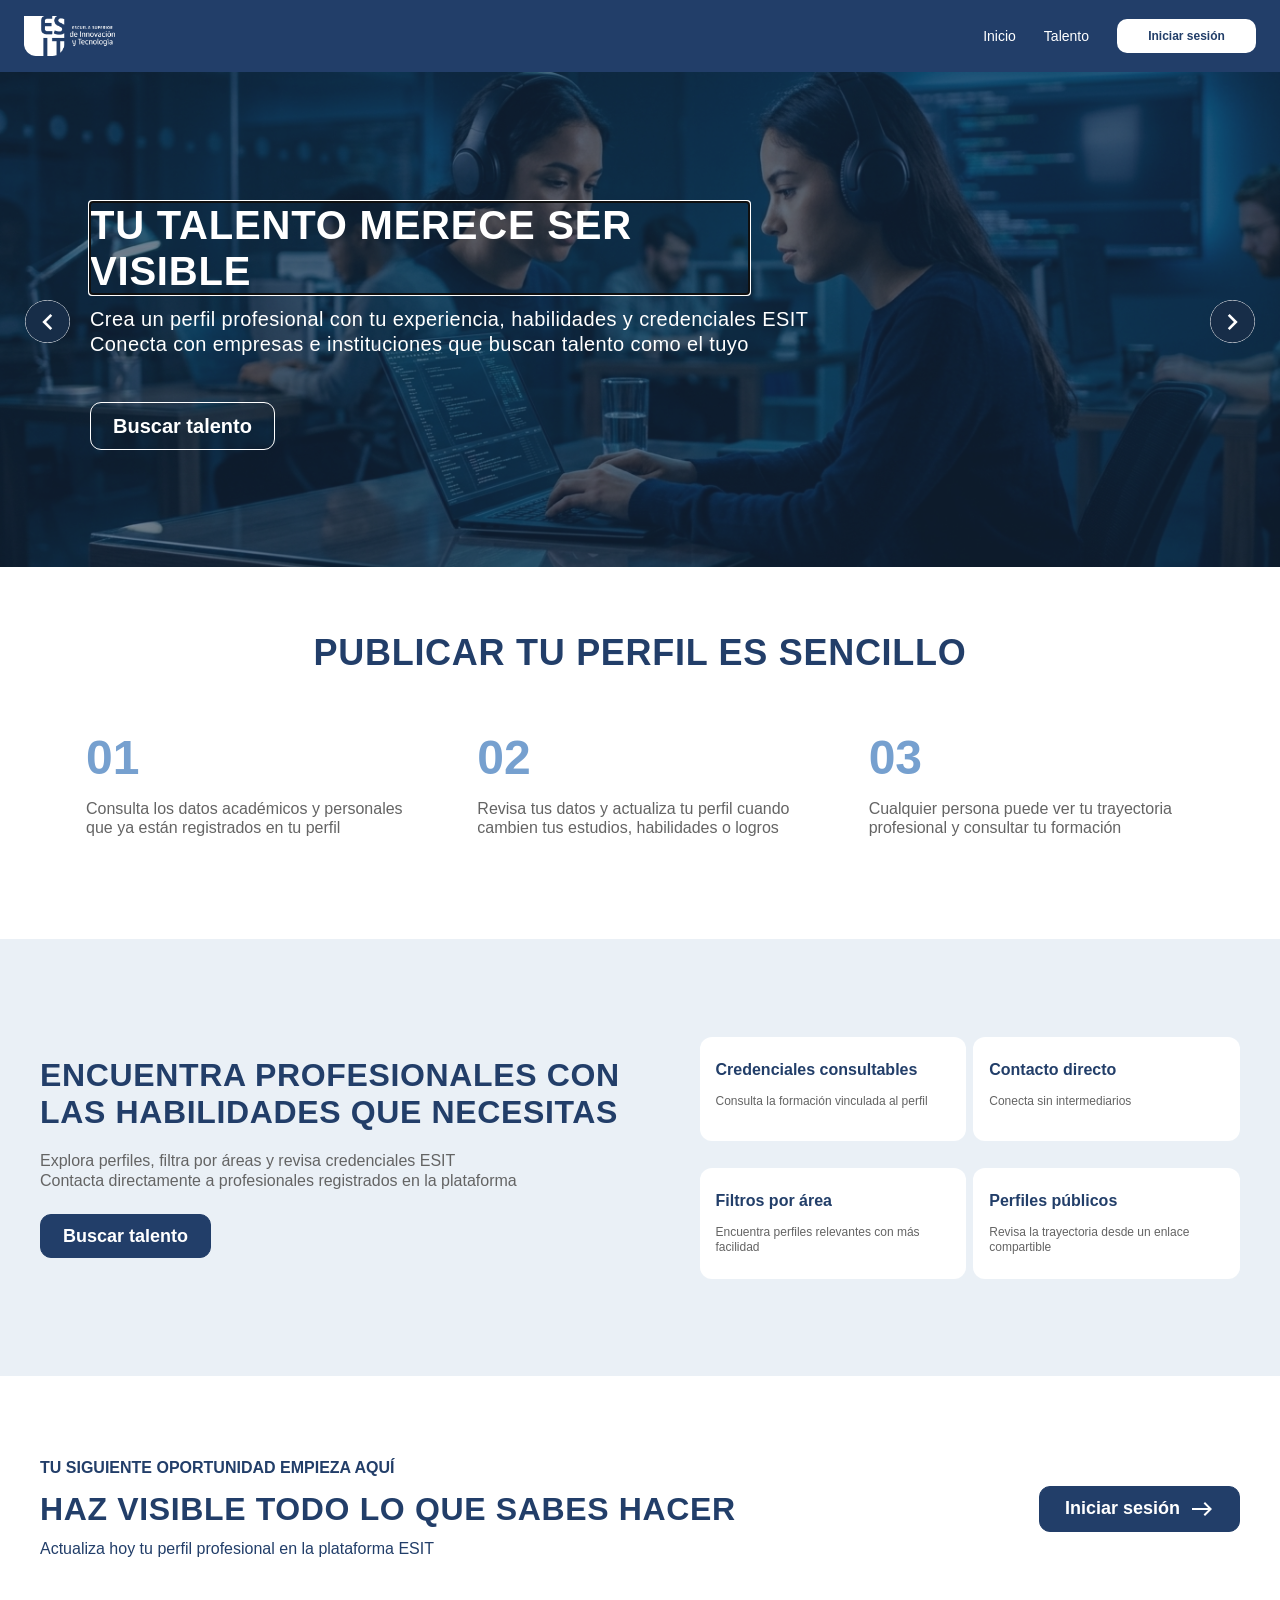
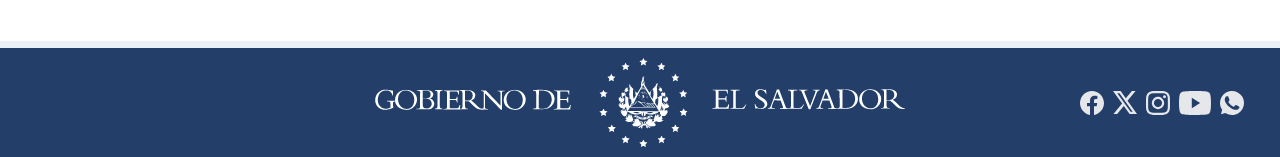
<file: index.html>
<!doctype html>
<html lang="es">
<head>
<meta charset="utf-8"><meta name="viewport" content="width=device-width, initial-scale=1">
<meta name="description" content="Explora el talento, las habilidades y las credenciales de profesionales ESIT">
<title>Talento ESIT | Tu talento merece ser visible</title>
<link rel="icon" href="icon/imgImage8.png"><link rel="stylesheet" href="styles.css"><link rel="stylesheet" href="profile-editor.css"><link rel="stylesheet" href="curriculum.css"><link rel="stylesheet" href="onboarding.css"><link rel="stylesheet" href="profile-media.css"><link rel="stylesheet" href="profile-modals.css"><script src="app.js" defer></script><script src="profile-editor.js" defer></script><script src="curriculum.js" defer></script><script src="account-menu.js" defer></script><script src="profile-media.js" defer></script><script src="profile-modals.js" defer></script>
</head>
<body><a class="skip" href="#main">Saltar al contenido</a><div id="app"></div><div id="notice" role="status" hidden></div>
</body></html>
</file>
<file: styles.css>
:root{--blue:#223e69;--light:#eaf0f6;--ink:#646464;--line:#dce2ea;--login:#1313aa;font-family:'Museo Sans','Segoe UI',Arial,sans-serif;color:var(--blue)}*{box-sizing:border-box}body{margin:0;background:white}a{color:inherit;text-decoration:none}button,input,textarea,select{font:inherit}button{cursor:pointer;color:inherit}button:disabled{opacity:.6;cursor:wait}h1,h2,h3,p{margin:0}p{line-height:1.4}button:focus-visible,a:focus-visible,input:focus-visible,textarea:focus-visible,select:focus-visible{outline:3px solid #76a0cf;outline-offset:4px}.skip{position:absolute;top:-100px;background:white;padding:12px;z-index:100}.skip:focus{top:10px}.site-header{height:72px;padding:16px 24px;display:flex;align-items:center;background:var(--blue);color:white;gap:28px}.brand{display:flex;margin-right:auto}.brand img{width:91px;height:40px;object-fit:contain}.site-header nav{display:flex;gap:28px;align-items:center;font-size:14px}.nav-login{background:white;color:var(--blue);border:0;border-radius:10px;min-width:139px;padding:8px 16px;font-size:12px;font-weight:600;min-height:32px}.button{display:inline-flex;align-items:center;justify-content:center;gap:10px;min-height:44px;padding:10px 22px;border:1px solid var(--blue);border-radius:11px;background:var(--blue);color:white;font-size:18px;font-weight:800;transition:background .18s}.button:hover{background:#315582}.button.outline{background:transparent;border-color:white}.button.outline:hover{background:#ffffff20}.button.secondary{background:white;color:var(--blue)}.button img{width:24px;height:24px}.hero{height:495px;position:relative;background:#172d48 url('icon/imgBannerConLogin.png') center/cover no-repeat;color:white}.hero:before{content:'';position:absolute;inset:0;background:#172d4899}.hero-content{position:relative;padding-top:130px;margin:0 max(90px,calc((100% - 1174px)/2))}.hero h1{font-size:40px;line-height:1.15;letter-spacing:.8px;font-weight:900;text-transform:uppercase;max-width:659px;margin-bottom:13px}.hero p{font-size:20px;font-weight:300;letter-spacing:.4px;line-height:1.25}.hero .button{margin-top:45px;min-width:184px;min-height:48px;font-size:20px}.carousel-arrow{position:absolute;top:46%;width:45px;height:43px;padding:0;border:0;background:transparent}.carousel-arrow img{width:45px;height:43px}.prev{left:25px;transform:rotate(180deg)}.next{right:25px}.steps{min-height:372px;padding:65px max(24px,calc((100% - 1140px)/2)) 45px}.steps h2{text-transform:uppercase;text-align:center;font-size:36px;font-weight:900;letter-spacing:.72px}.steps-grid{display:grid;grid-template-columns:repeat(3,1fr);gap:34px;margin-top:50px}.step{padding:8px 16px}.step strong{font-size:48px;color:#76a0cf;font-weight:600;line-height:1.1}.step p{font-size:16px;color:var(--ink);margin-top:14px;line-height:1.2}.professionals{min-height:437px;background:var(--light);padding:52px max(40px,calc((100% - 1264px)/2));display:grid;grid-template-columns:1.1fr 1fr;gap:65px;align-items:center}.professionals h2,.cta h2{font-size:32px;text-transform:uppercase;font-weight:900;letter-spacing:.64px;line-height:1.15}.professionals p{font-size:16px;color:var(--ink);margin-top:20px;line-height:1.25}.professionals .button{margin-top:23px}.benefits{display:grid;grid-template-columns:1fr 1fr;gap:27px 7px}.benefit{background:white;border-radius:12px;min-height:104px;padding:24px 16px}.benefit h3{font-size:16px;font-weight:600}.benefit p{font-size:12px;line-height:1.25;margin-top:15px}.cta{min-height:272px;display:flex;justify-content:space-between;align-items:center;gap:32px;padding:54px max(40px,calc((100% - 1264px)/2));border-bottom:7px solid var(--light)}.cta .eyebrow{font-size:16px;font-weight:600;margin-bottom:12px}.cta h2{margin-bottom:10px}.cta p{font-size:16px}.cta .button{white-space:nowrap;min-width:201px}.site-footer{height:109px;background:var(--blue);position:relative;display:flex;align-items:center;justify-content:center;padding:10px 36px;color:white}.government-logo{width:530px;height:89px;object-fit:contain}.socials{display:flex;align-items:center;gap:9px}.site-footer .socials{position:absolute;right:36px}.socials a{display:inline-flex;align-items:center;justify-content:center;min-height:32px;min-width:24px}.socials img{width:24px;height:24px;object-fit:contain}.socials img.youtube{width:32px}.login-layout{display:grid;grid-template-columns:43.49% 56.51%;min-height:100vh;font-family:Arial,sans-serif}.login-aside{background:var(--login);color:white;display:flex;flex-direction:column;align-items:center;justify-content:center;padding:80px 25px;gap:230px;text-align:center}.login-logo{width:160px;height:86px;object-fit:contain}.login-aside h2{font:600 20px/1.4 'Segoe UI',sans-serif}.login-aside p{font:16px/1.4 'Segoe UI',sans-serif}.portal-tags{display:flex;flex-wrap:wrap;justify-content:center;gap:12px;margin-top:16px}.portal-tags span{background:#ffffff33;border-radius:4px;padding:8px 16px;font-size:14px}.login-panel{display:flex;align-items:center;justify-content:center;padding:70px 40px;position:relative;color:#050e5b}.login-form{width:405px;max-width:100%}.login-form h1{font-family:'Arial Black',Arial,sans-serif;color:var(--login);font-size:36px;font-weight:900}.login-subtitle{font-size:17px;color:var(--login);margin:2px 0 14px}.document-tabs{display:flex;gap:8px;margin-bottom:30px}.document-tabs button{border:1px solid #ccc;border-radius:5px;background:white;font-size:14px;padding:6px 12px;flex:1;white-space:nowrap;min-height:32px}.document-tabs .active{background:var(--login);color:white;border-color:var(--login)}.login-form fieldset{border:0;padding:0;margin:0}.login-form legend{font-size:17px;margin-bottom:8px}.login-form input{width:100%;height:53px;border:1px solid #bababa;border-radius:5px;padding:16px 24px;font-size:17px;color:#050e5b}.login-form input::placeholder{color:#8a8a8a}.password-field{position:relative;margin-top:7px}.password-field input{padding-right:54px}.password-toggle{position:absolute;right:5px;top:5px;background:transparent;border:0;width:43px;height:43px}.password-toggle img{width:24px;height:24px}.text-button{padding:0;border:0;background:transparent;color:var(--login);text-decoration:underline;font-size:17px}.forgot{margin-top:18px}.login-submit{width:100%;background:var(--login);border:0;border-radius:5px;min-height:55px;color:white;font-size:22px;margin-top:28px}.register{text-align:center;font-size:17px;margin:18px 0}.rnpn-composite{position:relative;width:202.5px;height:78px;margin:auto}.rnpn-composite .group{position:absolute;inset:0;width:202.5px;height:78px}.rnpn-composite .group1{position:absolute;left:0;top:56px;width:95px;height:15px}.rnpn-composite .group2{position:absolute;left:0;top:19px;width:127px;height:31px}.back-home{position:absolute;top:25px;left:30px;font-size:14px}.form-error{color:#b42318;font-size:14px;margin-top:12px;line-height:1.4}.sr-only{position:absolute;width:1px;height:1px;padding:0;margin:-1px;overflow:hidden;clip:rect(0,0,0,0);white-space:nowrap;border:0}.directory-hero{text-align:center;background:var(--light);padding:70px 24px}.directory-hero h1{font-size:36px;margin-bottom:14px}.directory-layout{max-width:1200px;margin:50px auto 80px;padding:0 24px;display:grid;grid-template-columns:230px 1fr;gap:32px}.filters{display:flex;flex-direction:column;gap:18px}.filters label{display:flex;flex-direction:column;gap:8px;font-size:14px}.filters input,.filters select{width:100%;min-height:44px;border:1px solid var(--line);border-radius:8px;padding:10px;background:white;color:var(--blue)}.filters h2{font-size:20px}.result-count{font-size:14px;color:var(--ink);margin-bottom:20px}.talent-grid{display:grid;grid-template-columns:repeat(3,1fr);gap:23px}.talent-card{display:flex;flex-direction:column;align-items:center;text-align:center;border:1px solid var(--line);border-radius:12px;background:white;padding:40px 18px;min-height:306px;transition:box-shadow .18s,transform .18s}.talent-card:hover{box-shadow:0 8px 25px #223e6915;transform:translateY(-3px)}.avatar{width:80px;height:80px;border-radius:50%;object-fit:cover}.talent-card h2{font-size:16px;margin-top:14px}.talent-card .role{font-size:11px;margin:10px 0}.talent-card .location{font-size:11px;color:var(--ink);margin-bottom:16px}.chips{display:flex;flex-wrap:wrap;gap:8px;justify-content:center}.chip{font-size:11px;background:var(--light);color:var(--blue);padding:5px 10px;border-radius:6px}.empty{padding:40px;text-align:center;background:var(--light);border-radius:12px}.profile{padding-top:15px}.profile-cover{height:214px;margin:0 30px;background:linear-gradient(120deg,#223e69,#76a0cf);border-radius:12px 12px 0 0}.profile-intro{position:relative;text-align:center;padding:0 6.5% 40px;min-height:500px}.profile-avatar{width:170px;height:170px;border:6px solid white;border-radius:50%;margin-top:-85px;background:var(--light)}.profile-actions{position:absolute;right:30px;top:20px;display:flex;gap:15px}.profile-actions .button{font-size:16px;min-height:37px;padding:8px 18px}.public-badge{font-size:14px;display:table;margin:0 auto 18px;padding:8px 16px;background:#e6f4ea;color:#28633d;border-radius:6px}.profile-intro h1{font-size:48px;line-height:1.2;margin-bottom:16px}.profile-location{margin-bottom:18px}.profile-bio{font-size:20px;line-height:1.5;max-width:1252px;margin:auto;color:var(--ink)}.profile-role{font-size:24px;margin:18px auto;background:var(--light);border-radius:8px;padding:8px 16px;display:table}.profile-socials{justify-content:center;margin:15px 0}.profile-socials img{filter:brightness(0);opacity:.65}.profile-sections{max-width:944px;margin:0 auto 64px}.profile-section{border:1px solid var(--line);border-radius:12px;padding:17px;margin-bottom:15px}.profile-section h2{font-size:24px;margin-bottom:15px}.profile-entry{border:1px solid var(--line);border-radius:8px;padding:17px;margin-top:6px}.profile-entry h3{font-size:20px;font-weight:600;margin-bottom:10px}.profile-entry p{font-size:16px;color:var(--ink);margin-top:8px}.profile-entry .chips{justify-content:flex-start;margin-top:10px}#notice{position:fixed;bottom:24px;left:50%;transform:translateX(-50%);padding:15px 24px;background:var(--blue);color:white;border-radius:10px;box-shadow:0 8px 30px #0003;z-index:100;max-width:calc(100% - 32px);width:max-content;font-size:14px}dialog{border:0;border-radius:16px;padding:28px;width:560px;max-width:calc(100% - 32px);color:var(--blue)}dialog::backdrop{background:#10213bb0}.dialog-heading{display:flex;justify-content:space-between;align-items:center;margin-bottom:22px}.dialog-heading button{border:0;background:var(--light);border-radius:50%;width:40px;height:40px;font-size:26px}#edit-form label{display:flex;flex-direction:column;gap:7px;margin:15px 0;font-size:14px}#edit-form input,#edit-form textarea{padding:12px;border:1px solid var(--line);border-radius:7px;width:100%}.muted{font-size:12px;color:var(--ink);margin-top:14px}
@media(max-width:1200px){.steps h2{font-size:30px}.professionals{gap:32px;padding:52px 40px}.professionals h2,.cta h2{font-size:28px}.talent-grid{grid-template-columns:repeat(2,1fr)}.site-footer{justify-content:flex-start}.government-logo{width:460px}.profile-sections{margin-left:24px;margin-right:24px}.profile-actions{position:static;justify-content:center;margin:15px 0}.profile-bio{font-size:18px}.login-aside{gap:160px}.portal-tags{gap:8px}.portal-tags span{font-size:12px}}
@media(max-width:760px){.site-header{padding:14px 18px;gap:14px}.site-header nav{gap:16px}.nav-login{min-width:110px}.hero{height:auto;min-height:470px}.hero-content{margin:0 54px;padding:90px 0 70px}.hero h1{font-size:32px}.hero p{font-size:17px;line-height:1.5}.hero .button{margin-top:28px;font-size:17px}.carousel-arrow,.carousel-arrow img{width:30px;height:30px}.prev{left:10px}.next{right:10px}.steps{padding:45px 24px}.steps h2{font-size:27px}.steps-grid{grid-template-columns:1fr;margin-top:30px;gap:22px}.step{padding:0}.step strong{font-size:40px}.step p{margin-top:8px}.professionals{grid-template-columns:1fr;padding:45px 24px;gap:32px}.professionals h2,.cta h2{font-size:27px}.benefits{gap:12px}.benefit{padding:18px 14px}.benefit h3{font-size:14px}.cta{padding:45px 24px;flex-direction:column;align-items:flex-start}.cta .eyebrow{font-size:13px}.site-footer{height:auto;min-height:140px;flex-direction:column;justify-content:center;padding:16px}.government-logo{max-width:100%;width:400px;height:70px}.site-footer .socials{position:static;margin-top:10px}.login-layout{grid-template-columns:1fr}.login-aside{padding:35px 20px;gap:20px}.login-logo{width:125px;height:65px}.login-aside h2{font-size:16px}.login-aside p{font-size:14px}.portal-tags{display:none}.login-panel{padding:70px 24px 40px}.login-form h1{font-size:32px}.back-home{left:24px;top:24px}.document-tabs button{font-size:12px;padding:7px}.directory-hero{padding:45px 24px}.directory-hero h1{font-size:28px}.directory-layout{grid-template-columns:1fr;margin:30px auto 45px;gap:26px}.filters{display:grid;grid-template-columns:1fr 1fr;gap:14px}.filters h2,.filters label:first-of-type{grid-column:1/-1}.talent-grid{grid-template-columns:repeat(2,minmax(0,1fr));gap:12px}.talent-card{padding:25px 12px}.talent-card h2{font-size:15px}.profile-cover{margin:0 15px;height:170px}.profile-intro{padding:0 24px 30px}.profile-intro h1{font-size:34px}.profile-avatar{width:140px;height:140px;margin-top:-70px}.profile-bio{font-size:16px}.profile-role{font-size:18px}.profile-actions .button{font-size:14px}.profile-section h2{font-size:22px}.profile-entry h3{font-size:18px}.profile-entry p{font-size:14px}}
@media(max-width:400px){.site-header nav{gap:10px;font-size:12px}.brand img{width:75px}.nav-login{min-width:98px;font-size:11px}.talent-grid{grid-template-columns:1fr}.register,.register .text-button{font-size:14px}}
@media(prefers-reduced-motion:reduce){*{transition:none!important}}
@media print{.site-header,.site-footer,.profile-actions,.skip,#notice,dialog{display:none!important}.profile-cover{height:70px}.profile-avatar{width:95px;height:95px;margin-top:-45px}.profile-intro{min-height:0;padding-bottom:20px}.profile-intro h1{font-size:28px}.profile-bio{font-size:12px}.profile-role{font-size:16px}.profile-section{break-inside:avoid}.profile-sections{max-width:none;margin:0}.profile-entry{padding:10px}.profile-entry p{font-size:12px}.profile-entry h3{font-size:16px}}
</file>
<file: profile-editor.css>
/* Controles y marcos compartidos */
.nav-login{display:inline-flex;align-items:center;justify-content:center;text-align:center;line-height:1.25;white-space:nowrap;min-height:34px;max-width:220px;overflow:hidden;text-overflow:ellipsis}
.site-header nav{gap:28px;flex-shrink:0}
.site-header nav .nav-login{font-weight:600}
.button{line-height:1.25;text-align:center}
.password-field input::-ms-reveal,.password-field input::-ms-clear{display:none}
.filters select,.editor-field select{appearance:none;-webkit-appearance:none;background:#fff url('icon/chevron-down.svg') right 16px center/16px 16px no-repeat;padding-right:46px}
.profile-avatar{position:relative;z-index:1;display:block;margin:-85px auto 0}
.profile-intro{display:flow-root;padding-top:0;min-height:0;padding-bottom:48px}
.profile-intro .profile-actions{top:20px}
.profile-intro h1{margin-top:22px}
.profile-bio,.profile-entry p{white-space:pre-line}
.profile-intro>.visibility-control{margin:14px auto 22px;max-width:270px}
.visibility-control{display:flex;align-items:center;justify-content:space-between;gap:20px;font-size:14px;color:var(--blue);cursor:pointer}
.visibility-choice{display:inline-flex;align-items:center;gap:12px;position:relative;font-weight:600}
.visibility-choice input{position:absolute;right:0;top:0;width:44px;height:26px;margin:0;opacity:0;cursor:pointer;z-index:2}
.switch-track{width:44px;height:26px;display:block;border-radius:20px;background:#9ba6b5;position:relative;transition:background .18s}
.switch-track:after{content:'';position:absolute;left:3px;top:3px;width:20px;height:20px;background:white;border-radius:50%;box-shadow:0 1px 3px #0002;transition:transform .18s}
.visibility-choice input:checked+.switch-track{background:var(--blue)}
.visibility-choice input:checked+.switch-track:after{transform:translateX(18px)}
.visibility-choice input:focus-visible+.switch-track{outline:3px solid #76a0cf;outline-offset:4px}
.profile-editing{padding-top:0}
.editor-toolbar{display:flex;align-items:center;justify-content:space-between;gap:24px;padding:18px 30px}
.editor-toolbar h1{font-size:20px;font-weight:700}
.editor-toolbar>div{display:flex;gap:12px}
.button.small{font-size:14px;min-height:36px;padding:8px 20px;border-radius:6px}
.editor-identity{display:flow-root;text-align:center;position:relative;padding:0 30px 35px}
.editor-identity h2{font-size:38px;margin:20px 0}
.editor-identity .visibility-control{max-width:300px;margin:20px auto 0}
.editor-layout{max-width:1060px;display:grid;grid-template-columns:235px minmax(0,1fr);gap:30px;margin:0 auto 70px;padding:0 24px;align-items:start}
.editor-nav{position:sticky;top:24px;display:flex;flex-direction:column;gap:10px;padding-top:8px}
.editor-nav strong{font-size:15px;margin-bottom:8px}
.editor-nav a{border:1px solid var(--line);box-shadow:0 2px 4px #223e6908;border-radius:6px;padding:12px 16px;font-size:14px;line-height:1.4;background:white}
.editor-nav a:hover{background:var(--light)}
.editor-content{min-width:0}
.editor-section{margin-bottom:32px;scroll-margin-top:24px}
.editor-section h2{font-size:24px;line-height:1.3;margin:0}
.editor-section>h2{margin-bottom:18px}
.editor-section-heading{display:flex;align-items:center;justify-content:space-between;gap:16px;margin-bottom:18px}
.editor-entries{display:flex;flex-direction:column;gap:16px}
.editor-entry{border:1px solid var(--line);border-radius:10px;padding:20px;background:white;box-shadow:0 3px 7px #223e6908}
.entry-heading{display:flex;align-items:center;justify-content:space-between;gap:12px;margin-bottom:12px;color:var(--ink);font-size:12px}
.delete-entry{display:inline-flex;align-items:center;justify-content:center;width:36px;height:36px;border:0;border-radius:6px;background:transparent}
.delete-entry:hover{background:#fff0f0}
.delete-entry img{width:20px;height:20px}
.editor-field{display:flex;flex-direction:column;gap:8px;margin-bottom:18px;font-size:14px;font-weight:600;min-width:0}
.editor-field:last-child{margin-bottom:0}
.editor-field input,.editor-field select,.editor-field textarea{width:100%;min-width:0;min-height:44px;border:1px solid var(--line);border-radius:7px;padding:11px 13px;color:var(--blue);font-weight:400;background-color:white}
.editor-field textarea{resize:vertical;line-height:1.5;min-height:115px}
.editor-field select{padding-right:46px}
.editor-bottom{display:flex;justify-content:flex-end;gap:12px;border-top:1px solid var(--line);padding-top:24px}
@media(max-width:1000px){.site-header nav{gap:16px}.nav-login{min-width:120px}.profile-intro .profile-actions{position:static;margin:18px 0;justify-content:center}.editor-layout{grid-template-columns:190px minmax(0,1fr);gap:20px}.editor-section h2{font-size:22px}}
@media(max-width:760px){.site-header{height:auto;min-height:72px;flex-wrap:wrap;gap:12px}.site-header nav{gap:10px;flex-wrap:wrap;justify-content:flex-end;margin-left:auto}.nav-login{min-width:100px;max-width:180px;padding:8px 12px}.profile-avatar{margin-top:-70px}.profile-intro h1{margin-top:18px}.editor-toolbar{padding:18px 20px}.editor-toolbar h1{font-size:18px}.editor-toolbar .button{padding:8px 14px}.editor-identity h2{font-size:30px}.editor-layout{grid-template-columns:1fr;padding:0 20px}.editor-nav{position:static;display:grid;grid-template-columns:repeat(2,minmax(0,1fr));padding:0;gap:8px}.editor-nav strong{grid-column:1/-1}.editor-nav a{font-size:13px;padding:10px}.editor-entry{padding:16px}.editor-section h2{font-size:21px}.editor-bottom .button{font-size:15px}.visibility-control{font-size:13px}.profile-intro>.visibility-control{margin-top:16px}}
@media(max-width:440px){.site-header .brand{margin-right:0}.site-header nav{column-gap:12px;row-gap:10px;max-width:calc(100% - 92px)}.site-header nav>.nav-login{min-width:0;flex:1}.site-header nav>.nav-login:last-child{min-width:100px}.editor-toolbar{align-items:flex-start}.editor-toolbar>div{gap:8px}.editor-toolbar .button{font-size:12px;padding:8px 12px}.editor-section-heading{gap:8px}.editor-section-heading .button{padding:8px 12px}}
@media print{.visibility-control,.editor-toolbar,.editor-nav,.editor-bottom{display:none!important}}

/* Orden de las tarjetas y visibilidad alineada al extremo derecho */
.drag-handle,.move-entry{display:inline-flex;align-items:center;justify-content:center;border:0;border-radius:6px;background:transparent;flex-shrink:0;width:36px;height:36px}
.drag-handle{cursor:grab;touch-action:pan-y}
.drag-handle:active{cursor:grabbing}
.drag-handle img{width:20px;height:24px;pointer-events:none}
.drag-handle:hover,.move-entry:hover{background:var(--light)}
.move-entry{font-size:20px}
.move-entry:disabled{opacity:.25;cursor:default;background:transparent}
.entry-controls{display:flex;align-items:center;gap:4px;margin-left:auto}
.entry-label{flex:1;min-width:0}
.editor-entry{position:relative}
.editor-entry.is-dragging{opacity:.5}
.editor-entry.drop-before:before,.editor-entry.drop-after:after{content:'';position:absolute;left:0;right:0;height:3px;background:#76a0cf;border-radius:3px;pointer-events:none}
.editor-entry.drop-before:before{top:-10px}
.editor-entry.drop-after:after{bottom:-10px}
.editor-identity .visibility-control{position:absolute;right:30px;top:20px;margin:0;max-width:none}
.profile-intro>.visibility-control{position:absolute;right:30px;top:80px;margin:0;max-width:none}
@media(max-width:1000px){.profile-intro>.visibility-control{position:static;width:max-content;max-width:100%;margin:18px 0 22px auto}}
@media(max-width:760px){.editor-identity .visibility-control{position:static;width:max-content;max-width:100%;margin:20px 0 0 auto}.entry-heading{gap:6px}.entry-label{font-size:11px}.drag-handle,.move-entry,.entry-controls .delete-entry{width:32px;height:40px}.entry-controls{gap:0}}

.editor-actions{position:absolute;right:30px;top:20px;display:flex;align-items:center;justify-content:flex-end;gap:12px}
.editor-identity .editor-actions .visibility-control{position:static;width:auto;max-width:none;margin:0 8px 0 0}
@media(max-width:1000px){.editor-actions{position:static;flex-wrap:wrap;margin-top:20px;gap:10px}}
@media(max-width:440px){.editor-actions{gap:8px}.editor-actions .button{font-size:12px;padding:8px 12px}.editor-identity .editor-actions .visibility-control{margin-right:2px}.editor-actions .visibility-choice{gap:8px}}
@media print{.editor-actions{display:none!important}}
</file>
<file: curriculum.css>
.account-link{gap:9px;max-width:260px}.account-link img{width:26px;height:26px;border-radius:50%;object-fit:cover;flex-shrink:0}.account-link span{overflow:hidden;text-overflow:ellipsis}.site-header nav .cv-nav{white-space:nowrap}.profile-logout{display:flex;justify-content:flex-end;max-width:944px;margin:0 auto 44px;padding:18px 0;border-top:1px solid var(--line)}.profile-logout button{font-size:14px;min-height:40px}
.cv-page{background:#f5f7fa}.cv-hero{background:var(--blue);color:white;padding:54px max(28px,calc((100% - 1240px)/2)) 58px}.cv-hero>div{max-width:850px}.cv-eyebrow{font-size:12px;font-weight:600;letter-spacing:1.2px;color:#c3d5ec}.cv-hero h1{font-size:36px;text-transform:uppercase;letter-spacing:.7px;margin:14px 0 16px;font-weight:900}.cv-hero p{font-size:16px;line-height:1.6;max-width:790px;color:#e5edf7}.cv-workspace{max-width:1296px;margin:auto;padding:36px 28px 70px;display:grid;grid-template-columns:minmax(320px,.85fr) minmax(0,1.15fr);gap:28px;align-items:start}.cv-config{padding:30px;border:1px solid #e1e7ef;border-radius:14px;background:white}.cv-step{font-size:12px;text-transform:uppercase;font-weight:700;letter-spacing:.6px;color:#6a809b;display:block;margin-bottom:10px}.cv-config h2{font-size:24px;line-height:1.3;margin-bottom:12px}.cv-description{font-size:14px;color:var(--ink);margin-bottom:24px}.cv-fieldset{padding:0;border:0;margin:0 0 24px;min-width:0}.cv-fieldset legend{font-size:13px;font-weight:600;margin-bottom:12px}.cv-ideas{display:flex;gap:8px;flex-wrap:wrap}.cv-idea{border:1px solid transparent;border-radius:22px;padding:10px 13px;background:#f0f2f5;color:var(--blue);font-size:12px;line-height:1.35}.cv-idea.selected{border-color:#91aacb;background:#eaf0f8}.cv-field{display:flex;flex-direction:column;gap:9px;font-size:13px;font-weight:600;margin:0 0 22px}.cv-field input,.cv-field textarea,.cv-field select{width:100%;border:1px solid #d7dfe9;border-radius:8px;padding:12px;color:var(--blue);background-color:white;min-height:44px;font-size:14px;font-weight:400}.cv-field textarea{resize:vertical;min-height:110px;line-height:1.5}.cv-field select{appearance:none;background:white url('icon/chevron-down.svg') right 13px center/16px no-repeat;padding-right:38px}.cv-templates{display:grid;grid-template-columns:repeat(3,1fr);gap:12px}.cv-template{position:relative;display:flex;flex-direction:column;align-items:center;gap:10px;border:1px solid var(--line);border-radius:8px;padding:12px;cursor:pointer;font-size:12px}.cv-template:has(input:checked){border-color:var(--blue);background:#f3f6fa;box-shadow:0 0 0 1px var(--blue)}.cv-template input{position:absolute;top:9px;right:8px;accent-color:var(--blue)}.template-sample{width:52px;height:68px;border:1px solid #c6d2e2;border-top:12px solid #223e69;background:white;display:flex;flex-direction:column;gap:7px;padding:10px 6px}.template-sample i{height:3px;background:#ccd5e1;width:100%}.template-sample.clasica{border-top:1px solid #c6d2e2;padding-top:16px}.template-sample.clasica i:first-child{background:#223e69}.template-sample.esencial{border-top:1px solid #c6d2e2;border-left:12px solid #223e69}.cv-options{display:grid;grid-template-columns:1fr 1fr;gap:16px}.cv-local-note{font-size:12px;color:#68778a;line-height:1.5;margin-bottom:18px}.cv-generate{width:100%;font-size:16px;justify-content:space-between;min-height:48px}.cv-output-heading{display:flex;justify-content:space-between;gap:16px;align-items:center;margin-bottom:20px}.cv-output-heading h2{font-size:24px}.cv-profile-link{font-size:13px;text-decoration:underline;text-underline-offset:4px}.cv-empty{min-height:490px;border:1px dashed #becbdc;border-radius:14px;background:#ffffffa3;text-align:center;padding:65px 35px}.cv-document-icon{width:68px;height:88px;border:2px solid #a5b8d0;border-radius:5px;margin:0 auto 26px;padding:24px 13px 0;transform:rotate(-5deg)}.cv-document-icon span{display:block;background:#becbdc;height:4px;margin-bottom:9px}.cv-empty h3{font-size:22px;margin-bottom:12px}.cv-empty p{font-size:14px;color:var(--ink);max-width:330px;margin:auto}.cv-empty ul{display:inline-block;text-align:left;margin:26px auto 0;padding-left:20px;color:#566e8c;font-size:13px;line-height:2}.cv-result-actions{display:flex;align-items:center;justify-content:space-between;gap:12px;margin-bottom:14px}.cv-result-actions p{font-size:12px;color:var(--ink)}.cv-result-actions>div{display:flex;gap:8px}.cv-result-actions .button{font-size:12px;padding:8px 12px}.cv-editor-note{padding:14px 18px;border-left:3px solid #91aacb;background:#eaf0f6;border-radius:5px;font-size:13px;margin-bottom:16px}.cv-editor-note p{margin:7px 0;white-space:pre-line}.cv-editor-note span{font-size:12px;color:var(--ink)}.cv-paper{--cv-accent:#223e69;max-width:100%;background:white;padding:38px;box-shadow:0 4px 20px #2039580c;border:1px solid #dce2ea;color:#293547;font-family:Arial,sans-serif;overflow-wrap:anywhere}.cv-verde{--cv-accent:#235b54}.cv-vino{--cv-accent:#713f56}.cv-paper-header{border-top:8px solid var(--cv-accent);padding-top:20px;margin-bottom:26px}.cv-paper h2{font-size:28px;line-height:1.2;color:var(--cv-accent);margin-bottom:8px}.cv-paper-role{font-size:15px;font-weight:600}.cv-paper-location{font-size:12px;margin-top:8px;color:#657084}.cv-paper-section{margin-top:22px}.cv-paper-section h3{font-size:12px;text-transform:uppercase;letter-spacing:.8px;color:var(--cv-accent);border-bottom:1px solid #dce2ea;padding-bottom:8px;margin-bottom:12px}.cv-paper-entry{margin:13px 0;break-inside:avoid}.cv-paper h4{font-size:13px;line-height:1.4}.cv-paper-section p{font-size:12px;line-height:1.6;margin-top:5px;white-space:pre-line}.cv-paper [contenteditable]:focus{outline:2px solid #91aacb;outline-offset:4px;border-radius:2px}.cv-clasica{font-family:Georgia,serif}.cv-clasica .cv-paper-header{border-top:0;border-bottom:2px solid var(--cv-accent);text-align:center;padding-bottom:20px}.cv-esencial{border-left:8px solid var(--cv-accent)}.cv-esencial .cv-paper-header{border-top:0;padding-top:0}
@media(max-width:1100px){.site-header nav{gap:16px}.cv-workspace{gap:20px;padding:28px 20px 50px}.cv-config{padding:22px}.cv-paper{padding:28px}.cv-result-actions{align-items:flex-start;flex-direction:column}}
@media(max-width:850px){.cv-workspace{grid-template-columns:1fr}.cv-config{padding:26px}.cv-hero{padding:40px 24px}.cv-hero h1{font-size:30px}.cv-output{min-width:0}.cv-result-actions{flex-direction:row;align-items:center}.cv-empty{min-height:350px;padding:35px 24px}.profile-logout{margin:0 24px 35px}}
@media(max-width:540px){.site-header nav .cv-nav{font-size:12px}.cv-hero h1{font-size:26px}.cv-hero p{font-size:14px}.cv-workspace{padding:22px 14px 40px}.cv-config{padding:22px 18px}.cv-config h2{font-size:22px}.cv-paper{padding:24px 20px}.cv-paper h2{font-size:25px}.cv-output-heading{align-items:flex-start}.cv-result-actions{align-items:flex-start;flex-direction:column}.cv-templates{gap:8px}.cv-template{padding:12px 8px}.cv-options{gap:12px}}
@media print{body.printing-cv{background:white}body.printing-cv .cv-hero,body.printing-cv .cv-config,body.printing-cv .cv-output-heading,body.printing-cv .cv-result-actions,body.printing-cv .cv-editor-note{display:none!important}body.printing-cv .cv-page,body.printing-cv .cv-workspace,body.printing-cv .cv-output,body.printing-cv #cv-result{display:block!important;padding:0;margin:0;background:white;max-width:none}body.printing-cv .cv-paper{border:0;box-shadow:none;padding:0;color:#111}body.printing-cv .cv-paper [contenteditable]{outline:0}body.printing-cv .cv-paper-header{break-inside:avoid}body.printing-cv .cv-paper-section h3{break-after:avoid}}

/* Physical A4 pages, scaled only for the on-screen preview */
.cv-output{min-width:0}
#cv-preview.cv-paper{width:210mm;max-width:none;padding:0;border:0;box-shadow:none;background:transparent;display:grid;gap:20px;transform-origin:top left}
.cv-sheet{width:210mm;height:297mm;padding:16mm;box-sizing:border-box;background:white;border:0;box-shadow:0 4px 20px #20395814}
.cv-sheet-inner{height:265mm;display:flow-root}
.cv-sheet .cv-paper-header{margin-top:0}
.cv-esencial .cv-sheet{border-left:2mm solid var(--cv-accent);padding-left:14mm}
@page{size:A4 portrait;margin:0}
@media print{
  html,body.printing-cv{margin:0!important;padding:0!important}
  body.printing-cv #cv-preview{display:block!important;width:210mm!important;zoom:1!important;background:white}
  body.printing-cv .cv-sheet{width:210mm;height:297mm;margin:0;box-shadow:none;break-after:page;break-inside:avoid;print-color-adjust:exact;-webkit-print-color-adjust:exact}
  body.printing-cv .cv-sheet:last-child{break-after:auto}
  body.printing-cv .cv-sheet-inner{height:265mm}
}
</file>
<file: onboarding.css>
.nav-locked{opacity:.45;cursor:not-allowed;white-space:nowrap}
.account-menu{position:relative}
.account-link .account-chevron{width:14px;height:14px;border-radius:0;margin-left:3px}
.account-dropdown{position:absolute;right:0;top:calc(100% + 10px);min-width:190px;padding:7px;background:white;color:var(--blue);border:1px solid var(--line);border-radius:10px;box-shadow:0 8px 30px #152c4926;z-index:30}
.account-dropdown a,.account-dropdown button{display:block;width:100%;padding:12px 14px;text-align:left;font-size:14px;background:white;border:0;border-radius:6px}
.account-dropdown a:hover,.account-dropdown button:hover{background:var(--light)}
.account-dropdown button{border-top:1px solid var(--line);border-radius:0 0 6px 6px}
.onboarding-note{padding:16px 18px;border-left:3px solid #76a0cf;background:var(--light);border-radius:8px;margin-bottom:25px;font-size:14px;line-height:1.6}
.readonly-badge{background:var(--light);padding:7px 12px;border-radius:6px;white-space:nowrap;font-size:12px}
.graduation-note{color:var(--ink);font-size:13px;margin-bottom:16px}
.graduation-entry{background:#f7f9fc;box-shadow:none}
.graduation-entry h3{font-size:17px;margin-bottom:12px}
.graduation-entry p{font-size:14px;color:var(--ink);margin-top:8px}
#profile-error:not([hidden]){padding:14px;border:1px solid #efb0aa;border-radius:8px;background:#fff5f4;margin-bottom:20px}
@media(max-width:760px){.account-dropdown{min-width:180px}.site-header nav .nav-locked{font-size:12px}.editor-section-heading .readonly-badge{font-size:11px}}

.inline-profile-name{margin:20px auto 12px;max-width:760px}
.profile-name-input{display:block;width:100%;font:700 38px/1.25 'Segoe UI',Arial,sans-serif;color:var(--blue);text-align:center;background:transparent;border:1px solid transparent;border-radius:8px;padding:7px 12px}
.profile-name-input:hover{border-color:var(--line);background:#f8fafc}
.profile-name-input:focus{border-color:#76a0cf;background:white}
.editor-location{color:var(--ink);font-size:14px;margin-bottom:20px}
@media(max-width:760px){.profile-name-input{font-size:30px}.inline-profile-name{margin-top:18px}}
</file>
<file: profile-media.css>
.profile-cover{position:relative;overflow:hidden}
.cover-image{display:block;width:100%;height:100%;object-fit:cover}
.media-edit{display:inline-flex;align-items:center;justify-content:center;gap:8px;min-width:40px;min-height:40px;padding:8px;background:white;border:1px solid #d7e0eb;border-radius:50%;color:var(--blue);cursor:pointer;box-shadow:0 2px 8px #10213b20}
.media-edit img{width:20px;height:20px}
.media-edit:focus-within{outline:3px solid #76a0cf;outline-offset:4px}
.media-edit:hover{background:var(--light)}
.cover-edit{position:absolute;right:16px;bottom:16px;border-radius:8px;font-size:13px;padding:9px 14px;z-index:2}
.avatar-editor{position:relative;width:170px;height:170px;margin:-85px auto 0;z-index:2}
.avatar-editor .profile-avatar{margin:0;width:100%;height:100%;object-fit:cover}
.avatar-edit{position:absolute;bottom:3px;right:0;z-index:3}
.account-link>img:first-child{object-fit:cover}
@media(max-width:760px){.avatar-editor{width:140px;height:140px;margin-top:-70px}.cover-edit{right:12px;bottom:12px}.cover-edit span{display:none}}
@media print{.media-edit{display:none!important}}
</file>
<file: profile-modals.css>
.profile-modal{width:760px;max-width:calc(100vw - 32px);max-height:calc(100dvh - 40px);border:0;border-radius:22px;padding:38px 42px;color:var(--blue);overflow:auto;box-shadow:0 20px 80px #11294e33}
.profile-modal::backdrop{background:#14243f99}
.profile-modal h2{font-size:36px;line-height:1.2;text-align:center;margin:0 0 30px;font-weight:700}
.profile-modal-actions{display:flex;align-items:center;justify-content:center;gap:20px;margin-top:30px}
.profile-modal-actions .button{min-width:145px;min-height:46px;font-size:18px;font-weight:600;border-radius:7px}
.confirm-message{text-align:center;padding:8px 0 16px;color:var(--ink);font-size:21px;line-height:1.6}
.confirm-message p+p{margin-top:8px}
.publication-requirements{color:var(--ink);font-size:18px;line-height:1.8;margin:0 auto 20px;max-width:500px}
.photo-required-note{text-align:center;font-size:15px;color:var(--ink);margin:-12px 0 22px}
.modal-avatar-preview{width:220px;height:220px;border-radius:50%;overflow:hidden;margin:0 auto 24px;background:var(--light)}
.modal-avatar-preview img{width:100%;height:100%;object-fit:cover}
.modal-cover-preview{width:100%;height:185px;border-radius:16px;overflow:hidden;background:linear-gradient(120deg,#223e69,#76a0cf);margin-bottom:22px}
.modal-cover-preview img{width:100%;height:100%;object-fit:cover}
.restore-cover{display:flex;margin-left:auto;font-size:15px;min-height:40px;margin-bottom:22px;border-radius:6px}
.modal-upload{position:relative;display:flex;align-items:center;justify-content:center;min-height:110px;border:1px dashed #8f9eaf;border-radius:8px;padding:20px;text-align:center;font-size:16px;color:var(--ink);cursor:pointer}
.modal-upload:hover{background:#f4f7fb}
.modal-upload:focus-within{outline:3px solid #76a0cf;outline-offset:4px}
.modal-upload.avatar-upload{display:table;margin:auto;min-height:0;border:1px solid var(--line);padding:12px 22px;color:var(--blue);font-weight:600}
.media-help{font-size:13px;color:var(--ink);text-align:center;margin-top:18px;line-height:1.5}
.modal-color-field{display:flex;flex-direction:column;gap:12px;margin-top:26px;font-size:19px;font-weight:600}
.modal-color-field>span{display:flex;align-items:center;gap:12px;border:1px solid var(--line);padding:12px;border-radius:10px;max-width:300px}
.modal-color-field input[type=color]{border:0;background:transparent;width:48px;height:42px;padding:0;cursor:pointer}
.modal-color-field input[type=text]{min-width:0;width:160px;border:0;padding:10px;background:#f0f2f5;border-radius:6px;color:var(--blue);font-size:19px}
.profile-description-label{display:block;text-align:left;max-width:1000px;margin:25px auto 10px;font-size:14px;font-weight:600}
.profile-description-input{display:block;resize:vertical;max-width:1000px;width:100%;min-height:120px;margin:0 auto 18px;padding:18px 22px;text-align:center;border:1px solid #c9d1dc;border-radius:9px;color:var(--ink);background:white;font-size:17px;line-height:1.5}
.social-edit-button{border:0;width:40px;height:40px;flex:0 0 40px;padding:4px;display:inline-flex;align-items:center;justify-content:center;border-radius:50%;color:var(--ink);background:white;line-height:0;vertical-align:middle}
.profile-socials .social-edit-button img{display:block;width:32px;height:32px;filter:none;opacity:1;pointer-events:none}
.social-edit-button:hover{background:var(--light)}
.social-modal-row{display:flex;align-items:center;gap:10px;padding:12px 8px;border:1px solid var(--line);border-radius:7px;margin-bottom:8px;background:white}
.social-network-icon{width:25px;height:25px;object-fit:contain;filter:brightness(0);opacity:.6}
.social-modal-row label{display:flex;flex-direction:column;gap:5px;flex:1;min-width:0;font-size:15px;color:var(--ink)}
.social-modal-row input{border:0;border-bottom:1px solid transparent;padding:3px 0;color:var(--ink);font-size:13px;width:100%;min-width:0;background:white}
.social-modal-row input:focus{border-bottom-color:#76a0cf}
.social-row-controls{display:flex;align-items:center;gap:1px}
.social-row-controls button{display:flex;align-items:center;justify-content:center;background:transparent;border:0;width:30px;height:36px;border-radius:5px;font-size:18px}
.social-row-controls button:hover{background:var(--light)}
.social-row-controls button:disabled{opacity:.25;cursor:default}
.social-row-controls img{width:18px;height:18px}
.social-add-fields{display:grid;grid-template-columns:1fr 1.5fr;gap:14px;margin-top:26px}
.social-add-fields label{display:flex;flex-direction:column;gap:8px;font-size:13px;font-weight:600}
.social-add-fields input,.social-add-fields select{padding:12px;border:1px solid var(--line);border-radius:7px;width:100%;min-width:0;color:var(--blue);background:white;font-size:14px}
.social-add-fields .button{grid-column:1/-1;justify-self:end;font-size:14px;min-height:38px}
.social-empty{text-align:center;color:var(--ink);padding:30px 20px;border:1px dashed var(--line);border-radius:8px}
@media(max-width:760px){.profile-modal{padding:28px 22px;border-radius:16px}.profile-modal h2{font-size:28px;margin-bottom:24px}.confirm-message{font-size:17px}.profile-modal-actions{gap:12px}.profile-modal-actions .button{min-width:115px;font-size:16px;padding:10px 16px}.modal-avatar-preview{width:180px;height:180px}.modal-cover-preview{height:145px}.profile-description-input{font-size:15px;padding:14px;min-height:130px}.social-modal-row{gap:5px;padding:10px 4px;flex-wrap:wrap}.social-modal-row .drag-handle{width:26px}.social-row-controls button{width:26px}.social-network-icon{width:22px;height:22px}.social-modal-row label{font-size:13px;min-width:90px}.social-modal-row input{font-size:12px}.social-add-fields{grid-template-columns:1fr}.social-add-fields .button{width:100%}.publication-requirements{font-size:16px}}
@media print{#profile-modal{display:none!important}}
</file>
